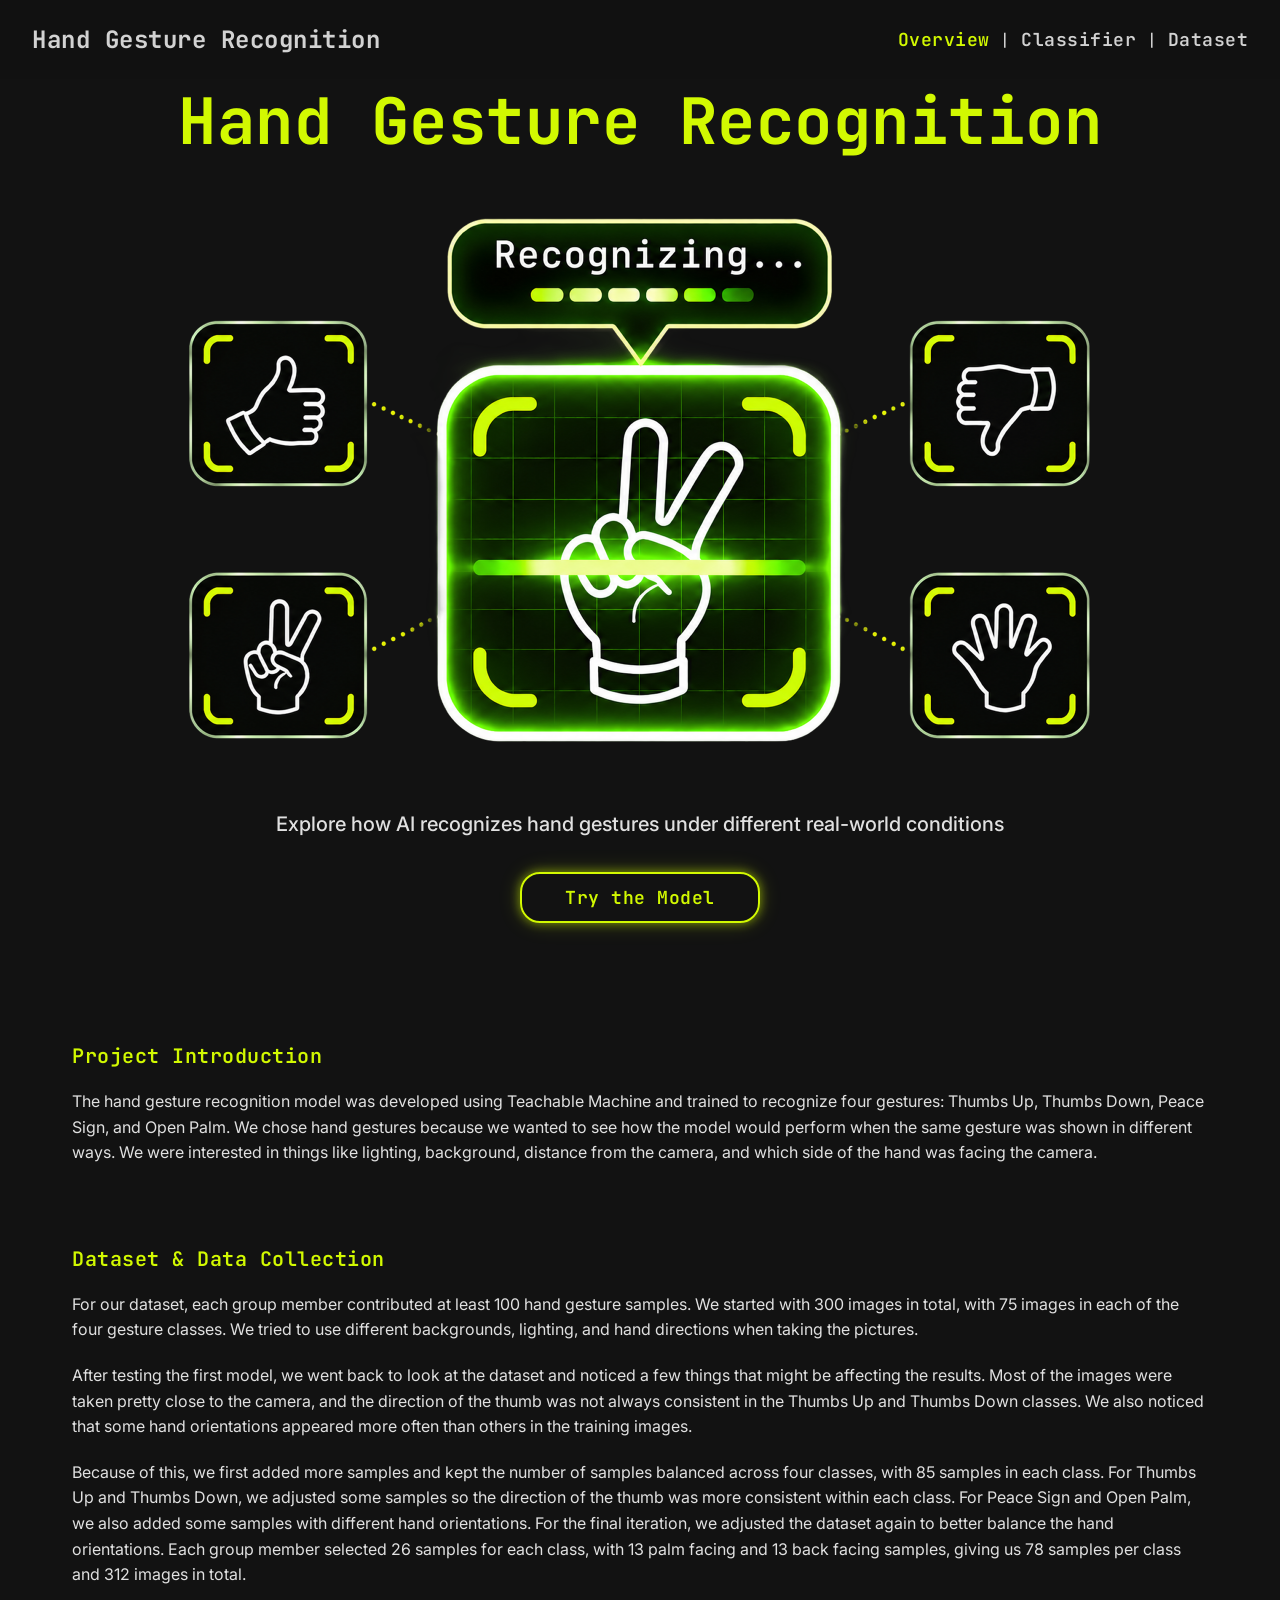
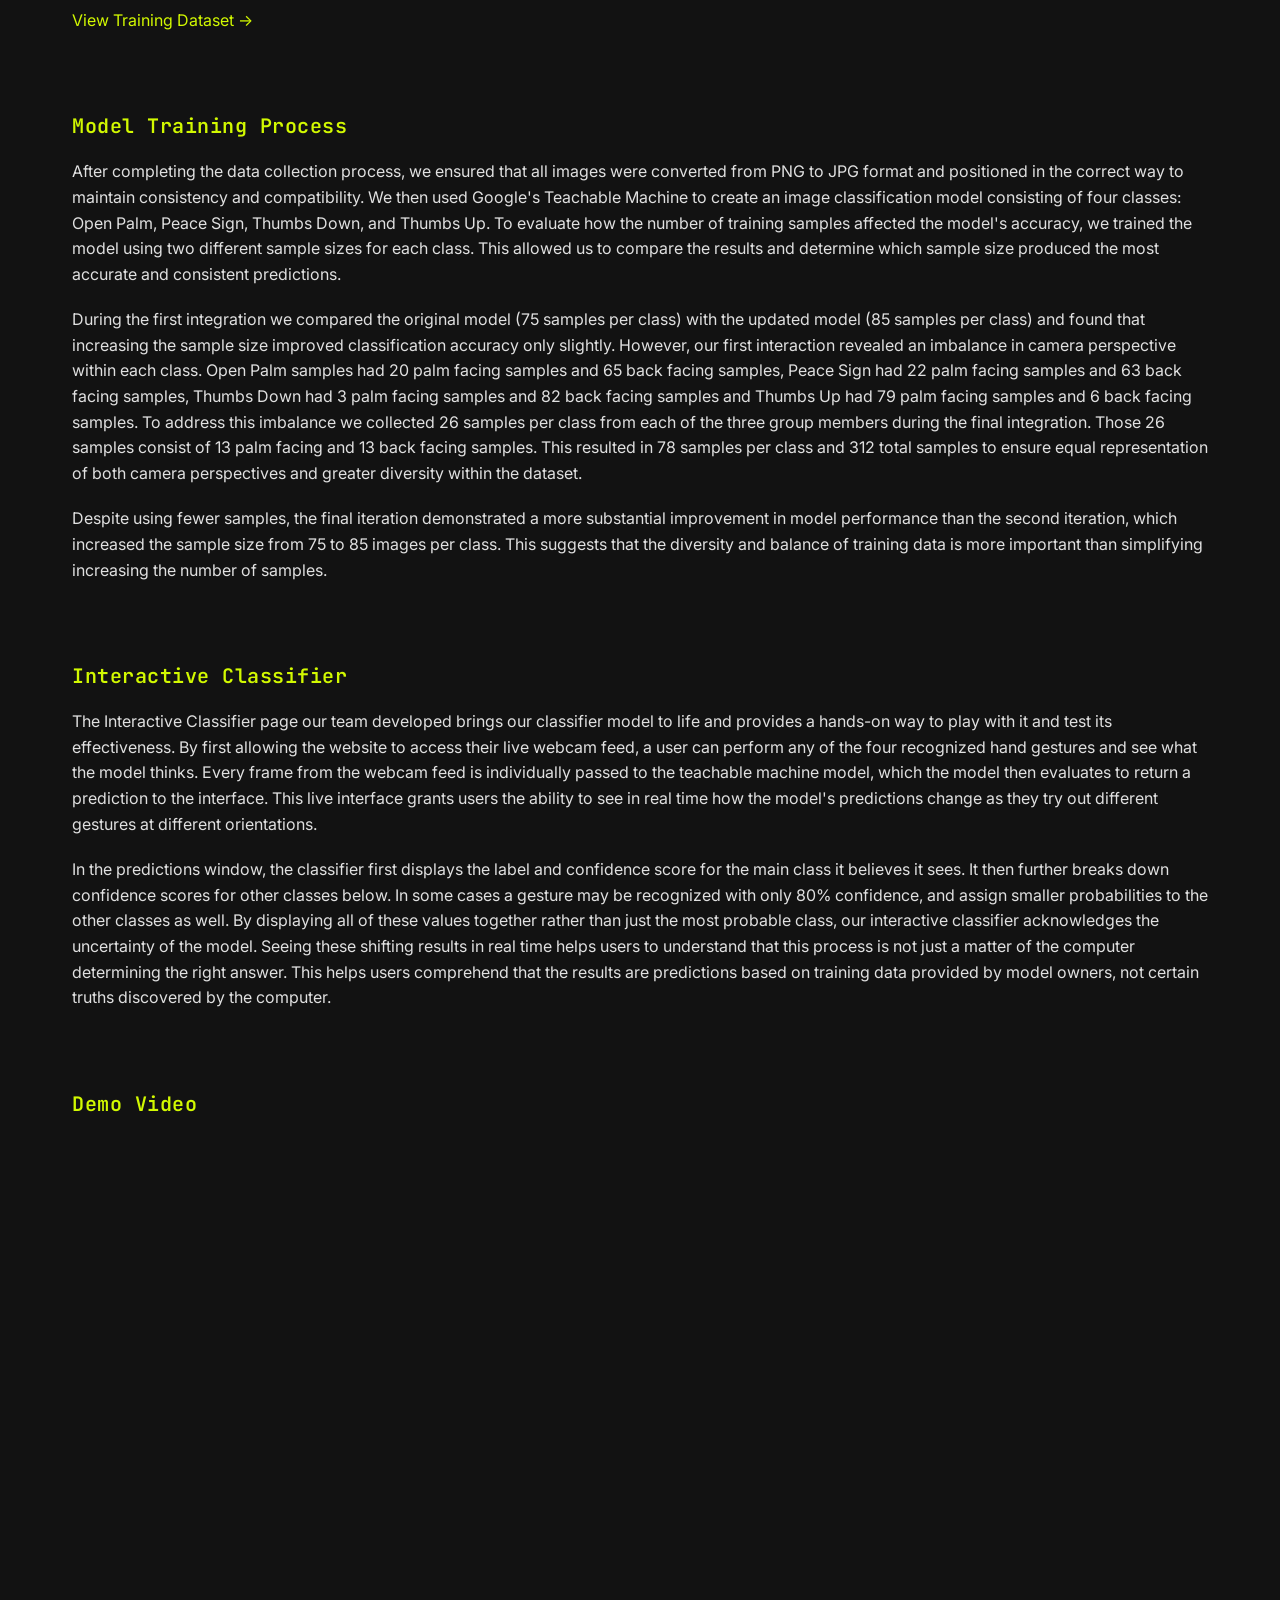
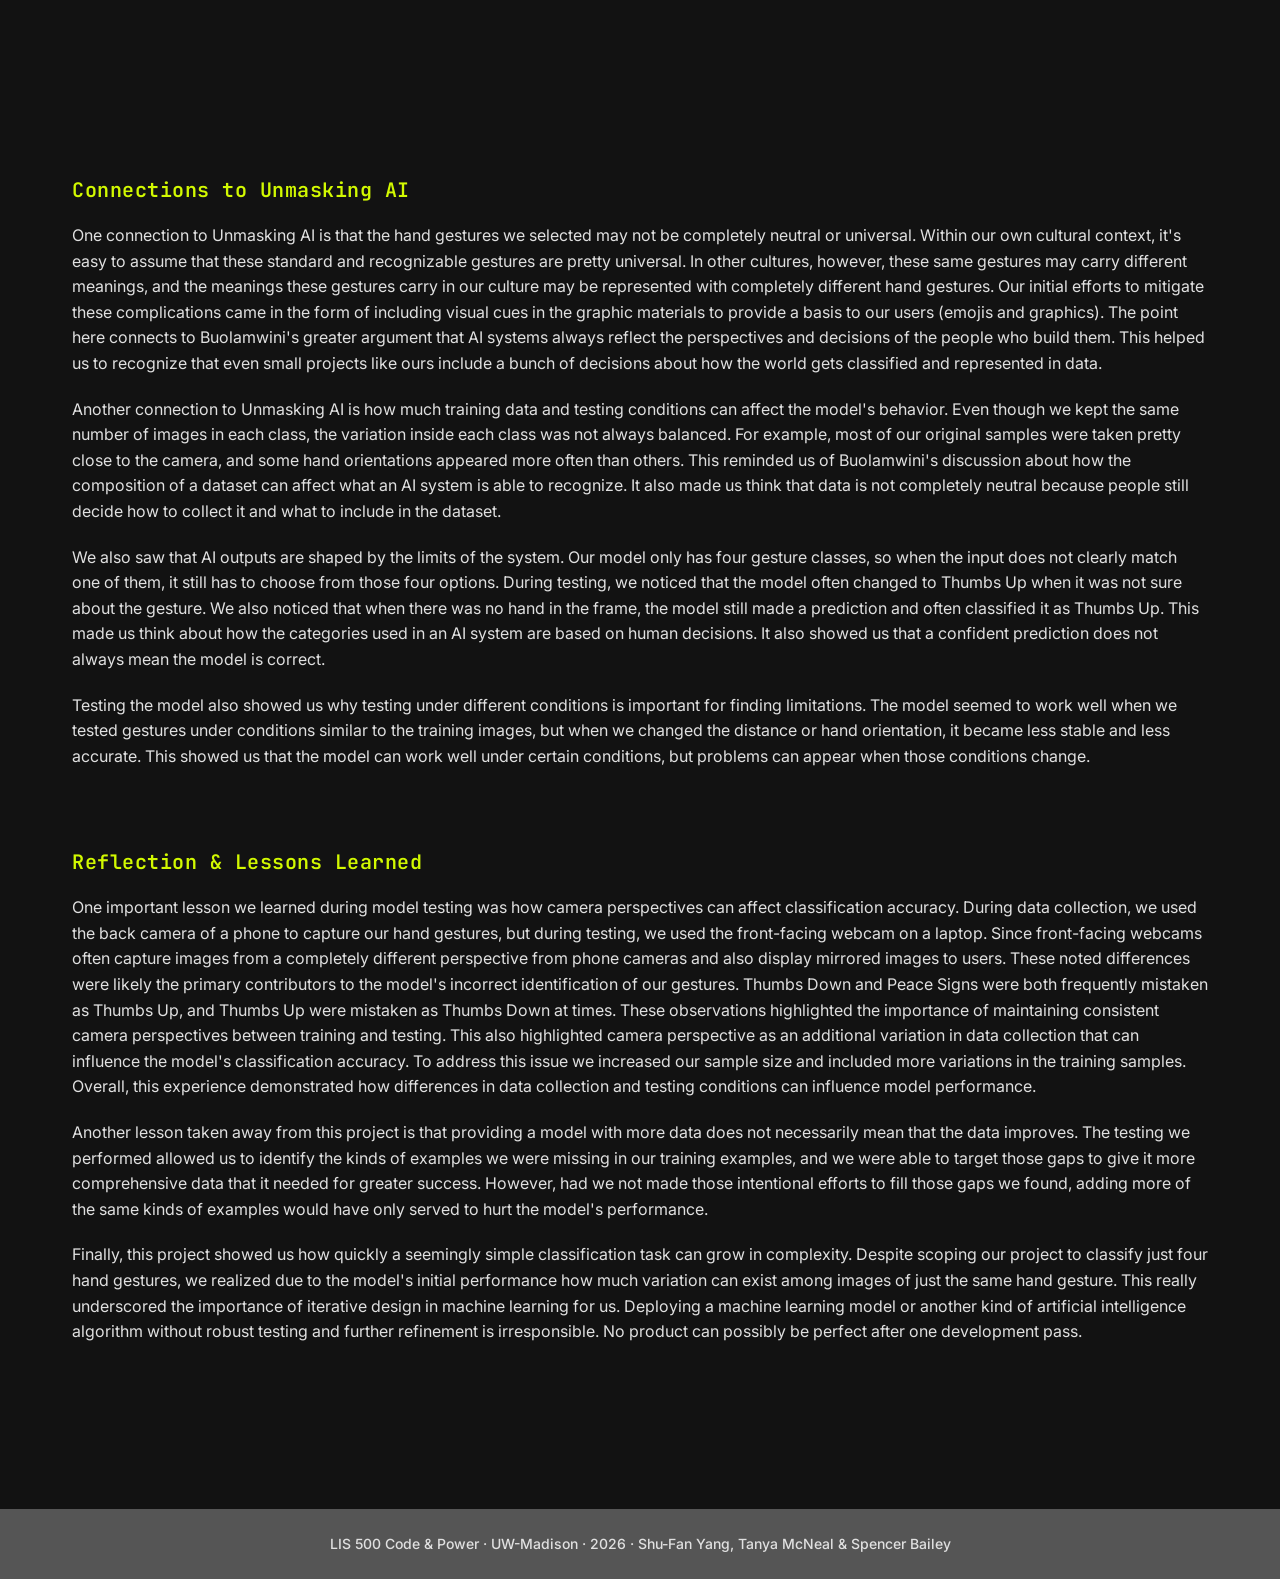
<file: index.html>
<!doctype html>
<html lang="en">
  <head>
    <meta charset="UTF-8">
    <meta name="viewport" content="width=device-width, initial-scale=1.0">
    <title>Hand Gesture Recognition</title>

    <link rel="preconnect" href="https://fonts.googleapis.com">
    <link rel="preconnect" href="https://fonts.gstatic.com" crossorigin>
    <link href="https://fonts.googleapis.com/css2?family=Inter:ital,opsz,wght@0,14..32,100..900;1,14..32,100..900&family=JetBrains+Mono:ital,wght@0,100..800;1,100..800&display=swap" rel="stylesheet">

    <link rel="stylesheet" href="style.css">
  </head>

  <body>
    <!-- Navigation for the project pages and training dataset -->
    <header>
      <div class="header_title">Hand Gesture Recognition</div>
      <div class="header_links">
        <a href="./" class="header_link active">Overview</a>
        <span>|</span>
        <a href="ml.html" class="header_link">Classifier</a>
        <span>|</span>
        <a href="https://github.com/Tursss/Bailey-McNeal-Yang-LIS500-P3/tree/main/dataset" target="_blank" class="header_link">Dataset</a>
      </div>
    </header>

    <main class="main_content">
      <!-- Simple hero layout to introduce the project and give users a direct way to try the model -->
      <section class="hero_section">
        <h1 class="hero_title">Hand Gesture Recognition</h1>
        <img src="images/hero.png" alt="Hand gesture being recognized by AI" class="hero_image">
        <p class="hero_intro">
          Explore how AI recognizes hand gestures under different real-world conditions
        </p>
        <a href="ml.html" class="hero_button">Try the Model</a>
      </section>

      <!-- Main project information -->
      <section class="project_section">
        <h2 class="section_title">Project Introduction</h2>
        <p class="section_text">
          The hand gesture recognition model was developed using Teachable Machine and trained to recognize four gestures: Thumbs Up, Thumbs Down, Peace Sign, and Open Palm. We chose hand gestures because we wanted to see how the model would perform when the same gesture was shown in different ways. We were interested in things like lighting, background, distance from the camera, and which side of the hand was facing the camera.
        </p>
      </section>

      <section class="project_section">
        <h2 class="section_title">Dataset & Data Collection</h2>
        <p class="section_text">
          For our dataset, each group member contributed at least 100 hand gesture samples. We started with 300 images in total, with 75 images in each of the four gesture classes. We tried to use different backgrounds, lighting, and hand directions when taking the pictures.
        </p>
        <p class="section_text">
          After testing the first model, we went back to look at the dataset and noticed a few things that might be affecting the results. Most of the images were taken pretty close to the camera, and the direction of the thumb was not always consistent in the Thumbs Up and Thumbs Down classes. We also noticed that some hand orientations appeared more often than others in the training images.
        </p>
        <p class="section_text">
          Because of this, we first added more samples and kept the number of samples balanced across four classes, with 85 samples in each class. For Thumbs Up and Thumbs Down, we adjusted some samples so the direction of the thumb was more consistent within each class. For Peace Sign and Open Palm, we also added some samples with different hand orientations. For the final iteration, we adjusted the dataset again to better balance the hand orientations. Each group member selected 26 samples for each class, with 13 palm facing and 13 back facing samples, giving us 78 samples per class and 312 images in total.
        </p>
        <a href="https://github.com/Tursss/Bailey-McNeal-Yang-LIS500-P3/tree/main/dataset" target="_blank" class="section_text link_text">View Training Dataset →</a>
      </section>

      <section class="project_section">
        <h2 class="section_title">Model Training Process</h2>
        <p class="section_text">
          After completing the data collection process, we ensured that all images were converted from PNG to JPG format and positioned in the correct way to maintain consistency and compatibility. We then used Google's Teachable Machine to create an image classification model consisting of four classes: Open Palm, Peace Sign, Thumbs Down, and Thumbs Up. To evaluate how the number of training samples affected the model's accuracy, we trained the model using two different sample sizes for each class. This allowed us to compare the results and determine which sample size produced the most accurate and consistent predictions.
        </p>
        <p class="section_text">
          During the first integration we compared the original model (75 samples per class) with the updated model (85 samples per class) and found that increasing the sample size improved classification accuracy only slightly. However, our first interaction revealed an imbalance in camera perspective within each class. Open Palm samples had 20 palm facing samples and 65 back facing samples, Peace Sign had 22 palm facing samples and 63 back facing samples, Thumbs Down had 3 palm facing samples and 82 back facing samples and Thumbs Up had 79 palm facing samples and 6 back facing samples. To address this imbalance we collected 26 samples per class from each of the three group members during the final integration. Those 26 samples consist of 13 palm facing and 13 back facing samples. This resulted in 78 samples per class and 312 total samples to ensure equal representation of both camera perspectives and greater diversity within the dataset.
        </p>
        <p class="section_text">
          Despite using fewer samples, the final iteration demonstrated a more substantial improvement in model performance than the second iteration, which increased the sample size from 75 to 85 images per class. This suggests that the diversity and balance of training data is more important than simplifying increasing the number of samples.
        </p>
      </section>

      <section class="project_section">
        <h2 class="section_title">Interactive Classifier</h2>
        <p class="section_text">
          The Interactive Classifier page our team developed brings our classifier model to life and provides a hands-on way to play with it and test its effectiveness. By first allowing the website to access their live webcam feed, a user can perform any of the four recognized hand gestures and see what the model thinks. Every frame from the webcam feed is individually passed to the teachable machine model, which the model then evaluates to return a prediction to the interface. This live interface grants users the ability to see in real time how the model's predictions change as they try out different gestures at different orientations.
        </p>
        <p class="section_text">
          In the predictions window, the classifier first displays the label and confidence score for the main class it believes it sees. It then further breaks down confidence scores for other classes below. In some cases a gesture may be recognized with only 80% confidence, and assign smaller probabilities to the other classes as well. By displaying all of these values together rather than just the most probable class, our interactive classifier acknowledges the uncertainty of the model. Seeing these shifting results in real time helps users to understand that this process is not just a matter of the computer determining the right answer. This helps users comprehend that the results are predictions based on training data provided by model owners, not certain truths discovered by the computer.
        </p>
      </section>

      <section class="project_section">
        <h2 class="section_title">Demo Video</h2>
        <div class="video_container">
          <iframe src="https://www.youtube.com/embed/4tLF8nIsdS8"></iframe>
        </div>
      </section>

      <section class="project_section">
        <h2 class="section_title">Connections to Unmasking AI</h2>
        <p class="section_text">
          One connection to Unmasking AI is that the hand gestures we selected may not be completely neutral or universal. Within our own cultural context, it's easy to assume that these standard and recognizable gestures are pretty universal. In other cultures, however, these same gestures may carry different meanings, and the meanings these gestures carry in our culture may be represented with completely different hand gestures. Our initial efforts to mitigate these complications came in the form of including visual cues in the graphic materials to provide a basis to our users (emojis and graphics). The point here connects to Buolamwini's greater argument that AI systems always reflect the perspectives and decisions of the people who build them. This helped us to recognize that even small projects like ours include a bunch of decisions about how the world gets classified and represented in data.
        </p>
        <p class="section_text">
          Another connection to Unmasking AI is how much training data and testing conditions can affect the model's behavior. Even though we kept the same number of images in each class, the variation inside each class was not always balanced. For example, most of our original samples were taken pretty close to the camera, and some hand orientations appeared more often than others. This reminded us of Buolamwini's discussion about how the composition of a dataset can affect what an AI system is able to recognize. It also made us think that data is not completely neutral because people still decide how to collect it and what to include in the dataset.
        </p>
        <p class="section_text">
          We also saw that AI outputs are shaped by the limits of the system. Our model only has four gesture classes, so when the input does not clearly match one of them, it still has to choose from those four options. During testing, we noticed that the model often changed to Thumbs Up when it was not sure about the gesture. We also noticed that when there was no hand in the frame, the model still made a prediction and often classified it as Thumbs Up. This made us think about how the categories used in an AI system are based on human decisions. It also showed us that a confident prediction does not always mean the model is correct.
        </p>
        <p class="section_text">
          Testing the model also showed us why testing under different conditions is important for finding limitations. The model seemed to work well when we tested gestures under conditions similar to the training images, but when we changed the distance or hand orientation, it became less stable and less accurate. This showed us that the model can work well under certain conditions, but problems can appear when those conditions change.
        </p>
      </section>

      <section class="project_section">
        <h2 class="section_title">Reflection & Lessons Learned</h2>
        <p class="section_text">
          One important lesson we learned during model testing was how camera perspectives can affect classification accuracy. During data collection, we used the back camera of a phone to capture our hand gestures, but during testing, we used the front-facing webcam on a laptop. Since front-facing webcams often capture images from a completely different perspective from phone cameras and also display mirrored images to users. These noted differences were likely the primary contributors to the model's incorrect identification of our gestures. Thumbs Down and Peace Signs were both frequently mistaken as Thumbs Up, and Thumbs Up were mistaken as Thumbs Down at times. These observations highlighted the importance of maintaining consistent camera perspectives between training and testing. This also highlighted camera perspective as an additional variation in data collection that can influence the model's classification accuracy. To address this issue we increased our sample size and included more variations in the training samples. Overall, this experience demonstrated how differences in data collection and testing conditions can influence model performance.
        </p>
        <p class="section_text">
          Another lesson taken away from this project is that providing a model with more data does not necessarily mean that the data improves. The testing we performed allowed us to identify the kinds of examples we were missing in our training examples, and we were able to target those gaps to give it more comprehensive data that it needed for greater success. However, had we not made those intentional efforts to fill those gaps we found, adding more of the same kinds of examples would have only served to hurt the model's performance.
        </p>
        <p class="section_text">
          Finally, this project showed us how quickly a seemingly simple classification task can grow in complexity. Despite scoping our project to classify just four hand gestures, we realized due to the model's initial performance how much variation can exist among images of just the same hand gesture. This really underscored the importance of iterative design in machine learning for us. Deploying a machine learning model or another kind of artificial intelligence algorithm without robust testing and further refinement is irresponsible. No product can possibly be perfect after one development pass.
        </p>
      </section>
    </main>

    <!-- Shared footer with course and team information used across pages -->
    <footer>
      <p>
        LIS 500 Code & Power · UW-Madison · 2026 · Shu-Fan Yang, Tanya McNeal & Spencer Bailey
      </p>
    </footer>
  </body>
  
</html>
</file>
<file: style.css>
* {
    box-sizing: border-box;
    margin: 0;
    padding: 0;
}

body {
    font-family: 'Inter', sans-serif;
    font-weight: 400;
    color: #E0E0E0;
    background-color: #121212;
    min-height: 100vh;
    display: flex;
    flex-direction: column;
}

header {
    width: 100%;
    max-width: 1440px;
    display: flex;
    justify-content: space-between;
    align-items: center;
    gap: 16px;
    font-family: 'JetBrains Mono', monospace;
    letter-spacing: 0.5px;
    padding: 24px 32px;
    margin: 0 auto;
    position: sticky; /* Keep the navigation visible while users scroll through the page */
    top: 0;
    left: 0;
    z-index: 1000;
    background-color: rgba(18, 18, 18, 0.85);
}

.header_title {
    font-size: 24px;
    font-weight: 700;
    color: #D2D2D2;
    cursor: default;
}

.header_link {
    font-size: 18px;
    font-weight: 600;
    color: #D2D2D2;
    text-decoration: none;
    text-align: right;
}

.header_link:hover {
    color: #D2F901;
}

/* Highlight the current page and prevent the active link from being clicked again */
.active {
    color: #D2F901;
    pointer-events: none;
    cursor: default;
}

/* Keep the main content centered and limit the width on larger screens */
.main_content {
    width: 100%;
    max-width: 1200px;
    padding: 0 32px;
    margin: 0 auto;
}

.hero_section {
    display: flex;
    flex-direction: column;
    align-items: center;
    text-align: center;
    margin: 0 0 120px 0;
}

.hero_title,
.page_title {
    font-family: 'JetBrains Mono', monospace;
    font-weight: 700;
    letter-spacing: 0.5px;
    color: #D2F901;
}

.hero_title {
    font-size: 64px;
}

.page_title {
    font-size: 32px;
    text-align: center;
    margin-top: 64px;
}

.hero_image {
    display: block;
    margin: 24px 0;
    width: 100%;
    max-width: 996px;
}

.hero_intro {
    font-size: 20px;
    font-weight: 500;
    margin-bottom: 32px;
    line-height: 1.6;
}

.page_intro {
    font-size: 18px;
    line-height: 1.6;
    text-align: center;
    margin: 24px 0 80px 0;
}

.hero_button {
    display: inline-block;
    width: 240px;
    padding: 12px 24px;
    border: 2px solid #D2F901;
    box-shadow: 0px 0px 22px rgba(210, 249, 1, 0.2), 0px 0px 10px 1px rgba(210, 249, 1, 0.45);
    border-radius: 20px;
    font-family: 'JetBrains Mono', monospace;
    color: #D2F901;
    font-size: 18px;
    font-weight: 600;
    letter-spacing: 0.5px;
    text-align: center;
    text-decoration: none;
}

.hero_button:hover {
    background-color: #D2F901;
    color: #121212;
}

.project_section {
    margin-bottom: 80px;
}

.section_title {
    font-family: 'JetBrains Mono', monospace;
    font-size: 20px;
    font-weight: 600;
    letter-spacing: 0.5px;
    color: #D2F901;
    margin-bottom: 20px;
}

.ml_title {
    text-align: center;
}

.section_text {
    font-size: 16px;
    line-height: 1.6;
    margin-bottom: 20px;
}

.link_text {
    color: #D2F901;
    text-decoration: none;
}

.link_text:hover {
    text-decoration: underline;
}

.ml_text {
    width: fit-content;
    margin: 0 auto;
}

.video_container {
    width: 100%;
    display: flex;
    justify-content: center;
}

/* Keep the embedded video responsive while maintaining a 16:9 ratio */
.video_container iframe {
  width: 100%;
  max-width: 996px;
  aspect-ratio: 16 / 9;
  height: auto;
  border: none;
}

footer {
    width: 100%;
    font-weight: 500;
    font-size: 14px;
    text-align: center;
    background-color: #555555;
    padding: 24px 32px;
    margin-top: 84px;
    line-height: 1.6;
}

/* Styling for the interactive p5.js canvases */

.interactive-p5js {
    display: flex;
    justify-content: center;
    align-items: flex-start;
    gap: 20px;
    width: 100%;
    margin: 70px auto 0;
}

.webcam,
.results {
    width: 416px;
    text-align: center;
}

.webcam h3,
.results h3 {
    color: #D2F901;
    font-family: monospace;
    font-size: 18px;
    letter-spacing: 1px;

    margin: 0 0 12px;
}

/* p5 will insert a canvas inside each of these */
.webcam-canvas,
.results-canvas {
    width: 416px;
    height: 264px;
    margin-bottom: 32px;
}

.webcam-canvas canvas,
.results-canvas canvas {
    display: block;
    border-radius: 24px;
}

/* Placeholder background until p5 creates the canvas */
.webcam-canvas {
    background: #555555;
    border-radius: 24px;
}

.results-canvas {
    background: #555555;
    border-radius: 24px;
}

.interactive-p5js-button {
    display: flex;
    justify-content: center;
    align-items: flex-start;
    font-size: 14px;
}

.interactive-p5js-button .hero_button {
    font-size: 14px;
}
</file>
